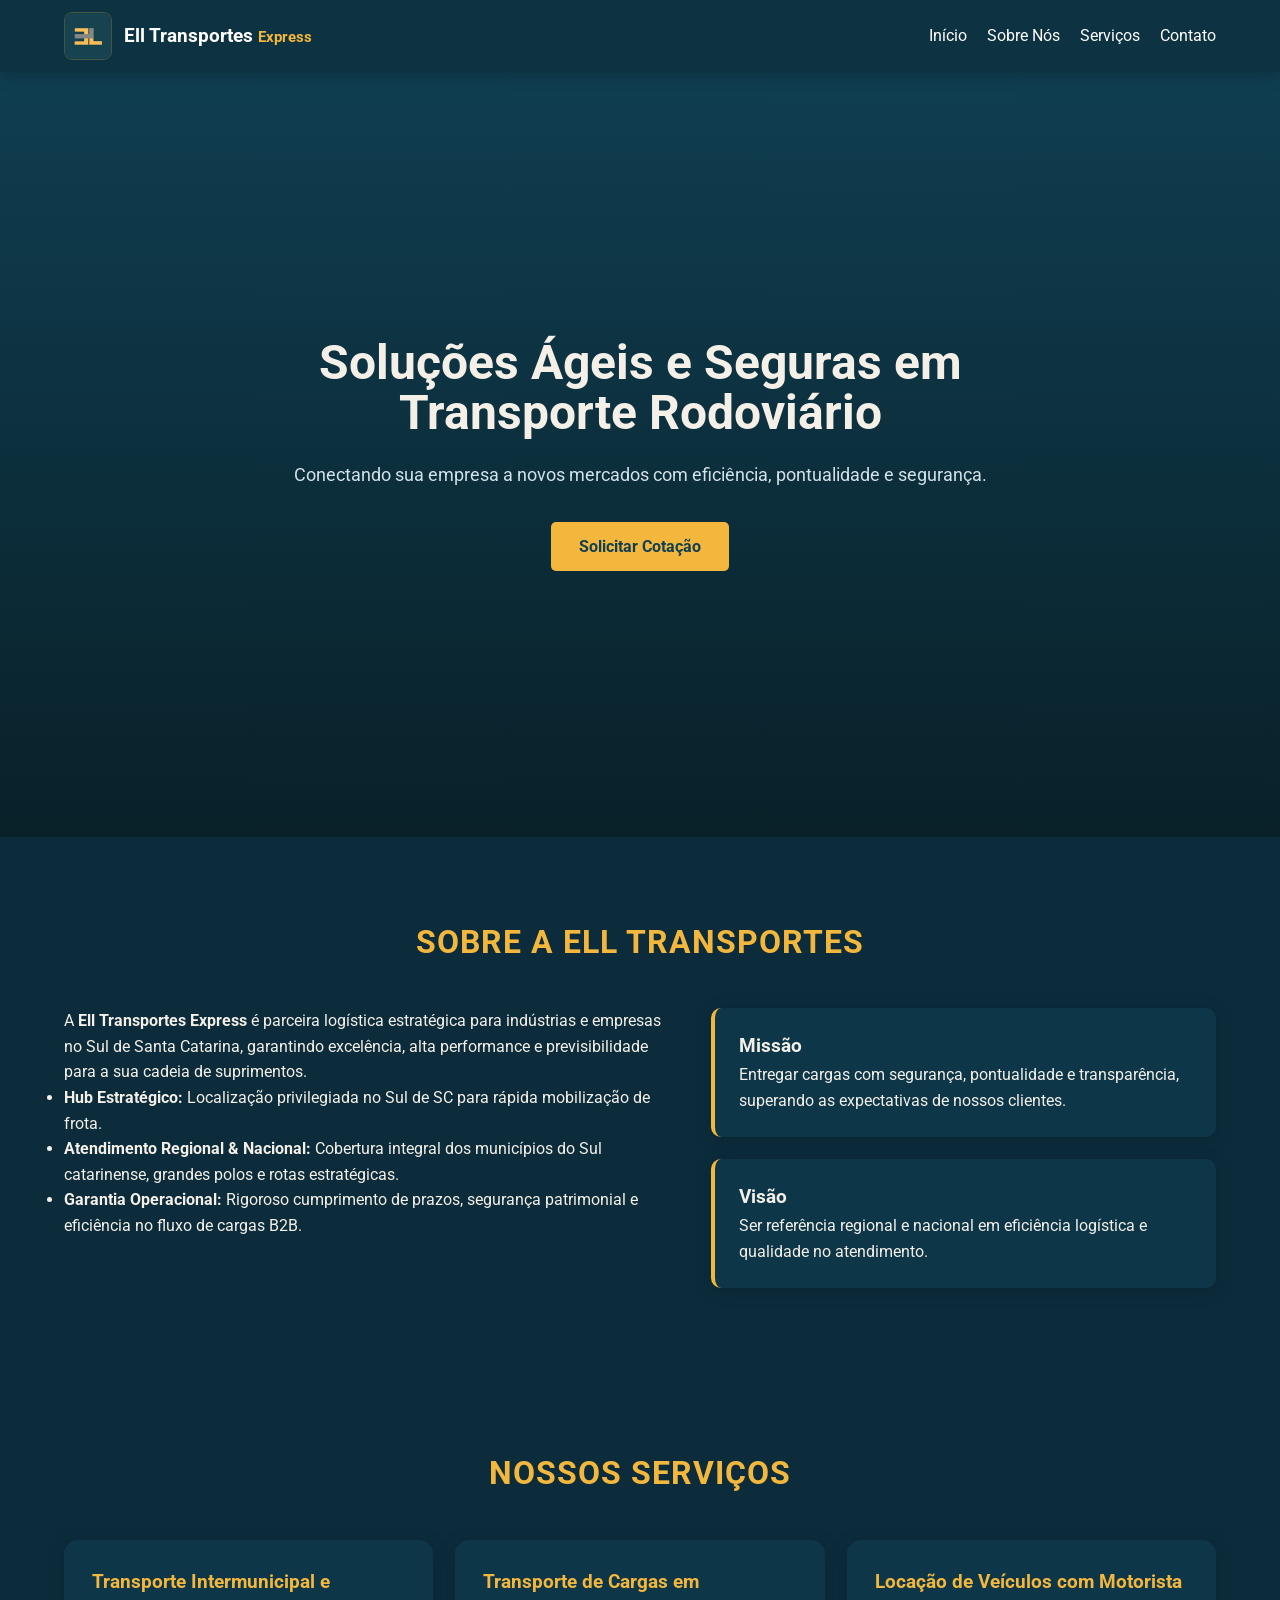
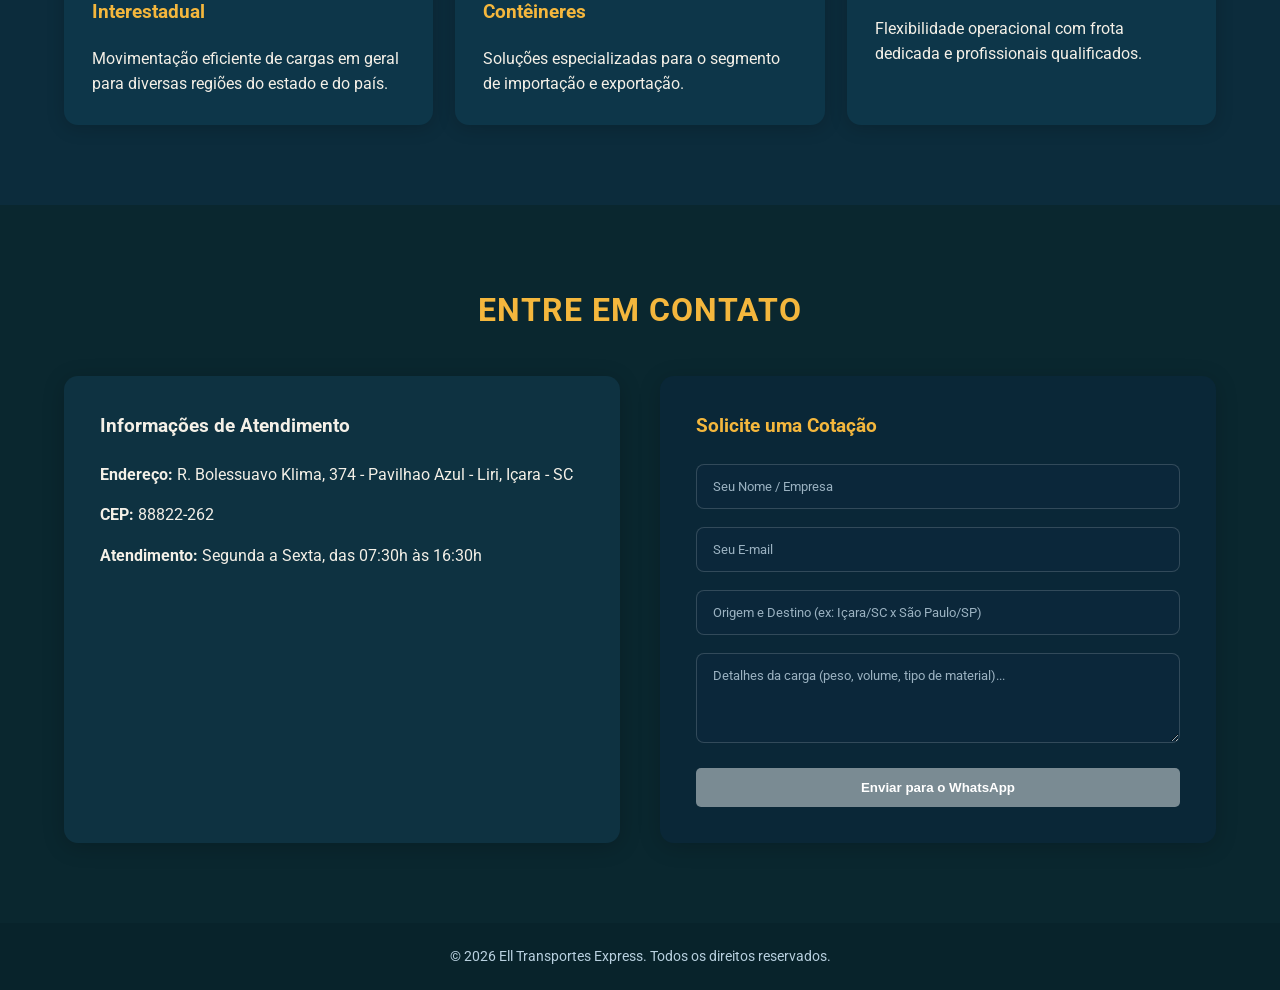
<file: index.html>
<!DOCTYPE html>
<html lang="pt-BR">

<head>
    <meta charset="UTF-8">
    <meta name="viewport" content="width=device-width, initial-scale=1.0">
    <title>Ell Transportes Express | Soluções em Logística e Transporte</title>
    <meta name="description"
        content="Ell Transportes Express oferece soluções seguras e eficientes em transporte rodoviário de cargas, com atendimento personalizado e logística confiável.">
    <meta name="keywords"
        content="transporte rodoviário, logística, transporte de cargas, frete, Ell Transportes, Içara SC, logística empresarial">
    <meta name="author" content="Ell Transportes Express">
    <meta name="robots" content="index, follow">
    <meta name="google-site-verification" content="INSIRA_SEU_CODIGO_AQUI">
    <meta name="theme-color" content="#103f53">
    <meta property="og:title" content="Ell Transportes Express | Soluções em Logística e Transporte">
    <meta property="og:description"
        content="Soluções seguras e eficientes de transporte rodoviário para suas cargas, com atendimento personalizado e logística confiável.">
    <meta property="og:type" content="website">
    <meta property="og:image" content="logo.jpeg">
    <meta property="og:url" content="https://www.elltransportes.com.br">
    <meta name="twitter:card" content="summary_large_image">
    <meta name="twitter:title" content="Ell Transportes Express | Soluções em Logística e Transporte">
    <meta name="twitter:description"
        content="Soluções seguras e eficientes de transporte rodoviário para suas cargas, com atendimento personalizado e logística confiável.">
    <meta name="twitter:image" content="logo.jpeg">
    <link rel="icon" href="logo.jpeg" type="image/jpeg">
    <link rel="stylesheet" href="style.css">
    <link rel="preconnect" href="https://fonts.googleapis.com">
    <link rel="preconnect" href="https://fonts.gstatic.com" crossorigin>
    <link href="https://fonts.googleapis.com/css2?family=Roboto:wght@300;400;700&display=swap" rel="stylesheet">
    <script type="application/ld+json">
    {
      "@context": "https://schema.org",
      "@type": "Organization",
      "name": "Ell Transportes Express",
      "url": "https://www.elltransportes.com.br",
      "logo": "https://www.elltransportes.com.br/logo.jpeg",
      "contactPoint": [{
        "@type": "ContactPoint",
        "telephone": "+55-48-98472-0082",
        "contactType": "customer service",
        "areaServed": "BR"
      }]
    }
    </script>
</head>

<body>

    <header class="header">
        <div class="container nav-container">
            <a href="#" class="logo">
                <img src="logo.jpeg" alt="Logo Ell Transportes Express">
                <div class="logo-text">Ell Transportes <span>Express</span></div>
            </a>
            <nav class="nav">
                <ul class="nav-links" id="navLinks">
                    <li><a href="#home">Início</a></li>
                    <li><a href="#sobre">Sobre Nós</a></li>
                    <li><a href="#servicos">Serviços</a></li>
                    <li><a href="#contato">Contato</a></li>
                </ul>
                <div class="hamburger" id="hamburger">
                    <span></span>
                    <span></span>
                    <span></span>
                </div>
            </nav>
        </div>
    </header>

    <section id="home" class="hero">
        <div class="container hero-content">
            <h1>Soluções Ágeis e Seguras em Transporte Rodoviário</h1>
            <p>Conectando sua empresa a novos mercados com eficiência, pontualidade e segurança.</p>
            <a href="#contato" class="btn btn-primary">Solicitar Cotação</a>
        </div>
    </section>

    <section id="sobre" class="about section-padding">
        <div class="container">
            <h2 class="section-title">Sobre A Ell Transportes</h2>
            <div class="about-grid">
                <div class="about-text">
                    <div class="sobre-content">
                        <p>
                            A <strong>Ell Transportes Express</strong> é parceira logística estratégica para indústrias
                            e empresas no Sul de Santa Catarina, garantindo excelência, alta performance e
                            previsibilidade para a sua cadeia de suprimentos.
                        </p>

                        <ul class="diferenciais-list">
                            <li>
                                <strong>Hub Estratégico:</strong> Localização privilegiada no Sul de SC para rápida
                                mobilização de frota.
                            </li>
                            <li>
                                <strong>Atendimento Regional &amp; Nacional:</strong> Cobertura integral dos municípios
                                do Sul catarinense, grandes polos e rotas estratégicas.
                            </li>
                            <li>
                                <strong>Garantia Operacional:</strong> Rigoroso cumprimento de prazos, segurança
                                patrimonial e eficiência no fluxo de cargas B2B.
                            </li>
                        </ul>
                    </div>

                </div>
                <div class="about-features">
                    <div class="feature-card">
                        <h3>Missão</h3>
                        <p>Entregar cargas com segurança, pontualidade e transparência, superando as expectativas de
                            nossos clientes.</p>
                    </div>
                    <div class="feature-card">
                        <h3>Visão</h3>
                        <p>Ser referência regional e nacional em eficiência logística e qualidade no atendimento.</p>
                    </div>
                </div>
            </div>
        </div>
    </section>

    <section id="servicos" class="services section-padding">
        <div class="container">
            <h2 class="section-title">Nossos Serviços</h2>
            <div class="services-grid">
                <div class="service-card">
                    <h3>Transporte Intermunicipal e Interestadual</h3>
                    <p>Movimentação eficiente de cargas em geral para diversas regiões do estado e do país.</p>
                </div>

                <div class="service-card">
                    <h3>Transporte de Cargas em Contêineres</h3>
                    <p>Soluções especializadas para o segmento de importação e exportação.</p>
                </div>
                <div class="service-card">
                    <h3>Locação de Veículos com Motorista</h3>
                    <p>Flexibilidade operacional com frota dedicada e profissionais qualificados.</p>
                </div>
            </div>
        </div>
    </section>

    <section id="contato" class="contact section-padding">
        <div class="container">
            <h2 class="section-title">Entre em Contato</h2>
            <div class="contact-wrapper">
                <div class="contact-info">
                    <h3>Informações de Atendimento</h3>
                    <p><strong>Endereço:</strong> R. Bolessuavo Klima, 374 - Pavilhao Azul - Liri, Içara - SC</p>
                    <p><strong>CEP:</strong> 88822-262</p>
                    <p><strong>Atendimento:</strong> Segunda a Sexta, das 07:30h às 16:30h</p>
                </div>

                <form class="contact-form" id="quoteForm">
                    <h3>Solicite uma Cotação</h3>
                    <div class="form-group">
                        <input type="text" id="name" placeholder="Seu Nome / Empresa" required>
                    </div>
                    <div class="form-group">
                        <input type="email" id="email" placeholder="Seu E-mail" required>
                    </div>
                    <div class="form-group">
                        <input type="text" id="route" placeholder="Origem e Destino (ex: Içara/SC x São Paulo/SP)"
                            required>
                    </div>
                    <div class="form-group">
                        <textarea id="message" rows="4"
                            placeholder="Detalhes da carga (peso, volume, tipo de material)..." required></textarea>
                    </div>
                    <button type="submit" class="btn btn-secondary">Enviar para o WhatsApp</button>
                </form>
            </div>
        </div>
    </section>

    <footer class="footer">
        <div class="container footer-content">
            <p>&copy; 2026 Ell Transportes Express. Todos os direitos reservados.</p>
        </div>
    </footer>

    <script src="script.js"></script>
</body>

</html>
</file>
<file: style.css>
/* Estilos Gerais */
* {
    margin: 0;
    padding: 0;
    box-sizing: border-box;
}

body {
    font-family: 'Roboto', sans-serif;
    color: #f4f0e7;
    line-height: 1.6;
    background-color: #0a272f;
}

.container {
    width: 90%;
    max-width: 1200px;
    margin: 0 auto;
}

.section-padding {
    padding: 80px 0;
}

.section-title {
    text-align: center;
    font-size: 2rem;
    margin-bottom: 40px;
    color: #f4b73d;
    text-transform: uppercase;
    letter-spacing: 1px;
}

.section-subtitle {
    text-align: center;
    font-size: 1rem;
    color: #cbd8e2;
    margin-bottom: 30px;
}

/* Botões */
.btn {
    display: inline-block;
    padding: 12px 28px;
    border-radius: 5px;
    text-decoration: none;
    font-weight: bold;
    cursor: pointer;
    border: none;
    transition: background-color 0.3s ease;
}

.btn-primary {
    background-color: #f4b73d;
    color: #103f53;
}

.btn-primary:hover {
    background-color: #d9a236;
}

.btn-secondary {
    background-color: #7a8b93;
    color: #ffffff;
    width: 100%;
}

.btn-secondary:hover {
    background-color: #66757f;
}

/* Cabeçalho e Navegação */
.header {
    background-color: #0d3241;
    color: #ffffff;
    position: sticky;
    top: 0;
    z-index: 1000;
    box-shadow: 0 2px 15px rgba(0,0,0,0.25);
}

.nav-container {
    display: flex;
    justify-content: space-between;
    align-items: center;
    height: 72px;
}

.logo {
    display: flex;
    align-items: center;
    gap: 12px;
    font-size: 1.2rem;
    font-weight: 700;
    color: #ffffff;
    text-decoration: none;
}

.logo img {
    width: 48px;
    height: auto;
    border-radius: 8px;
    object-fit: cover;
    border: 1px solid rgba(244,183,61,0.25);
}

.logo-text {
    line-height: 1.05;
}

.logo-text span {
    color: #f4b73d;
    font-size: 0.95rem;
}

.nav-links {
    display: flex;
    list-style: none;
}

.nav-links li {
    margin-left: 20px;
}

.nav-links a {
    color: #ffffff;
    text-decoration: none;
    transition: color 0.3s;
}

.nav-links a:hover {
    color: #f4b73d;
}

.nav-links a {
    transition: color 0.25s ease;
}

.hamburger {
    display: none;
    flex-direction: column;
    cursor: pointer;
}

.hamburger span {
    width: 25px;
    height: 3px;
    background-color: #ffffff;
    margin: 4px 0;
}

/* Banner (Hero) */
.hero {
    background: linear-gradient(180deg, rgba(16,63,83,0.96), rgba(9,32,40,0.92));
    min-height: 85vh;
    display: flex;
    align-items: center;
    text-align: center;
    color: #f4f0e7;
    padding: 80px 0;
}

.hero-content {
    max-width: 720px;
    margin: 0 auto;
}

.hero-logo {
    width: 120px;
    height: auto;
    margin: 0 auto 30px;
    display: block;
    border-radius: 12px;
    border: 2px solid rgba(244,183,61,0.35);
    background-color: rgba(255,255,255,0.05);
    padding: 12px;
}

.hero-content h1 {
    font-size: 3rem;
    line-height: 1.05;
    margin-bottom: 22px;
}

.hero-content p {
    font-size: 1.15rem;
    margin-bottom: 32px;
    color: #d3e1e8;
}

/* Sobre Nós */
.about {
    background-color: #0c2c3c;
}

.about-grid {
    display: grid;
    grid-template-columns: 1.1fr 0.9fr;
    gap: 30px;
    align-items: start;
}

.about-features {
    display: flex;
    flex-direction: column;
    gap: 22px;
}

.feature-card {
    background-color: #0d3649;
    padding: 24px;
    border-left: 4px solid #f4b73d;
    border-radius: 10px;
    box-shadow: 0 3px 18px rgba(0,0,0,0.18);
}

/* Serviços */
.services {
    background-color: #0c2c3c;
}

.services-grid {
    display: grid;
    grid-template-columns: repeat(auto-fit, minmax(250px, 1fr));
    gap: 22px;
}

.service-card {
    background-color: #0d3649;
    padding: 28px;
    border-radius: 14px;
    box-shadow: 0 3px 18px rgba(0,0,0,0.18);
    transition: transform 0.3s ease, box-shadow 0.3s ease;
}

.service-card:hover {
    transform: translateY(-6px);
    box-shadow: 0 6px 24px rgba(0,0,0,0.22);
}

.service-card h3 {
    color: #f4b73d;
    margin-bottom: 18px;
}

/* Contato */
.contact-wrapper {
    display: grid;
    grid-template-columns: 1fr 1fr;
    gap: 40px;
}

.contact-info {
    background-color: #0e3241;
    color: #f4f0e7;
    padding: 36px;
    border-radius: 14px;
    box-shadow: 0 4px 22px rgba(0,0,0,0.2);
}

.contact-info h3 {
    margin-bottom: 20px;
}

.contact-info p {
    margin-bottom: 15px;
}

.contact-form {
    background-color: #0a2737;
    padding: 36px;
    border-radius: 14px;
    box-shadow: 0 4px 22px rgba(0,0,0,0.18);
}

.contact-form h3 {
    margin-bottom: 22px;
    color: #f4b73d;
}

.form-group {
    margin-bottom: 18px;
}

.form-group input,
.form-group textarea {
    width: 100%;
    padding: 14px 16px;
    border: 1px solid rgba(255,255,255,0.16);
    border-radius: 8px;
    background-color: #0b273a;
    color: #f4f0e7;
    font-family: inherit;
}

.form-group input::placeholder,
.form-group textarea::placeholder {
    color: #9bb2c1;
}

.form-group input:focus,
.form-group textarea:focus {
    outline: none;
    border-color: #f4b73d;
    box-shadow: 0 0 0 4px rgba(244,183,61,0.12);
}

/* Rodapé */
.footer {
    background-color: #08232b;
    color: #b8d0df;
    text-align: center;
    padding: 22px 0;
    font-size: 0.9rem;
}

/* Responsividade para Dispositivos Móveis */
@media (max-width: 768px) {
    .nav-links {
        display: none;
        flex-direction: column;
        width: 100%;
        position: absolute;
        top: 72px;
        left: 0;
        background-color: #0d3241;
        text-align: center;
        padding: 20px 0;
    }

    .nav-links.active {
        display: flex;
    }

    .nav-links li {
        margin: 10px 0;
    }

    .hamburger {
        display: flex;
    }

    .about-grid,
    .contact-wrapper {
        grid-template-columns: 1fr;
    }

    .hero-content h1 {
        font-size: 1.8rem;
    }
}
</file>
